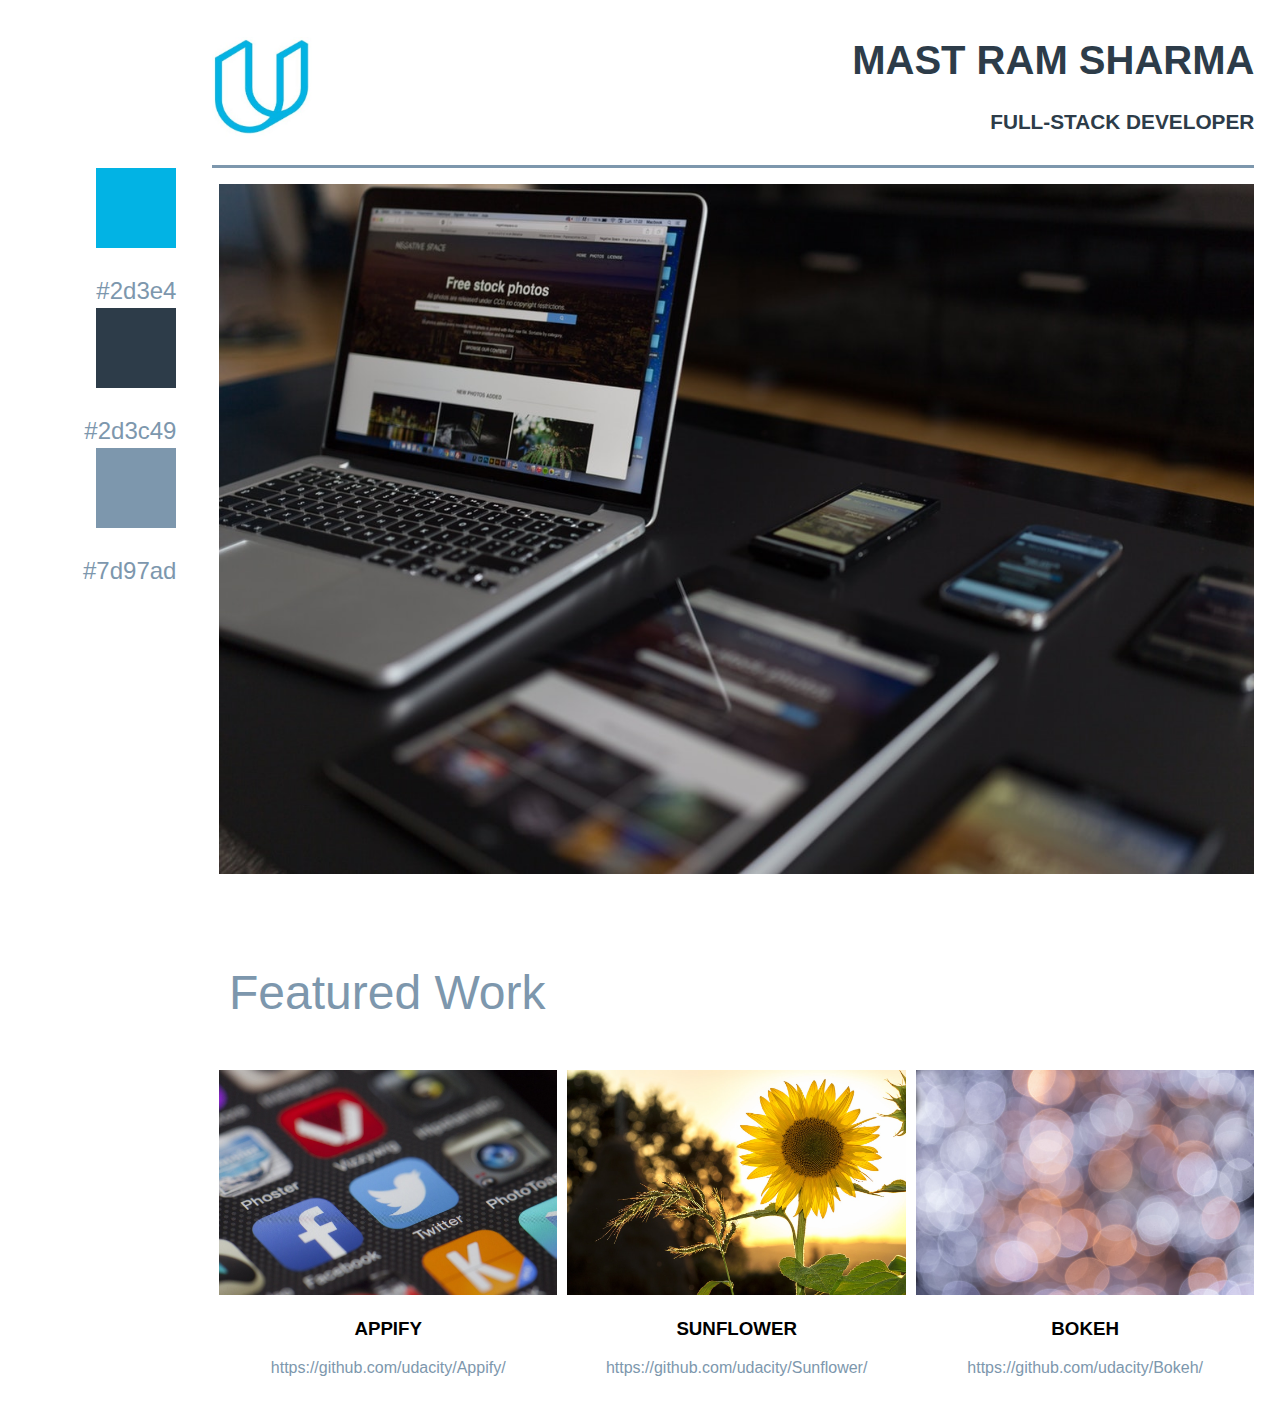
<file: project/Project2_Portfolio/index.html>
<!DOCTYPE html>
<html lang="en">
<head>
    <meta charset="UTF-8">
    <meta name="viewport" content="width=device-width, initial-scale=1.0">
    <meta http-equiv="X-UA-Compatible" content="ie=edge">
    <title>Mast Ram | Portfolio</title>
    <link rel="stylesheet" href="./css/style.css">
</head>

<body>
    <div class="wrapper">
        <!--Header-->
        <header>
            <div class="main-header">
                <img src="./img/logo.jpg" alt="Udacity Logo">
                <div class="title">
                    <h1>Mast Ram Sharma</h1>
                    <h4>Full-Stack Developer</h4>
                </div>
            </div>
        </header>

        <!--Sidebar-->
        <aside class="sidebar">
            <div class="colorbox">
                <div class="box blue"></div>
                <p>#2d3e4</p>
            </div>
            <div class="colorbox">
                <div class=" box dgray"></div>
                <p>#2d3c49</p>
            </div>
            <div class="colorbox">
                <div class="box lgray"></div>
                <p>#7d97ad</p>
            </div>
        </aside>

        <!--Main Area-->
        <main>
            <!-- Showcase -->
            <div class="showcase">
                <img src="./img/pic1.jpg" alt="Primary Image">
            </div>

            <!-- Featured Work -->
            <section class="featured-work">
                <h2>Featured Work</h2>
                <div class="boxes">
                    <div class="box">
                        <img src="./img/appify.jpeg" alt="Appify">
                        <h3>APPIFY</h3>
                        <p>https://github.com/udacity/Appify/</p>
                    </div>
                    <div class="box">
                        <img src="./img/sunflower.jpg" alt="Sunflower">
                        <h3>SUNFLOWER</h3>
                        <p>https://github.com/udacity/Sunflower/</p>
                    </div>
                    <div class="box">
                        <img src="./img/bokeh.jpeg" alt="Bokeh">
                        <h3>BOKEH</h3>
                        <p>https://github.com/udacity/Bokeh/</p>
                    </div>
                </div>
            </section>
        </main>
    </div>
  <!--Wrapper Ends-->
</body>
</html>
</file>
<file: project/Project2_Portfolio/css/style.css>
/* Body Global */
body {
    font-family: Arial, Helvetica, sans-serif;
    box-sizing: border-box;
    padding: 0px;
    margin: 0px;
    min-width: 350px;
}

/* Mobile First */

/* Wrapper Class */
.wrapper {
    display: grid;
    grid-template-rows: 2fr 1fr 7fr;
    grid-row-gap: 0.5em;
    width: 95%;
    margin: 0.5em 2.5%;
    overflow: hidden;
}

/* Header */
.main-header {
    display: grid;
    grid-template-rows: repeat(2, 1fr);
    grid-template-areas: 
            'ulogo'
            'title';
    align-items: center;
    justify-items: center;
    border-bottom: 3px solid #7d97ad;
}

.main-header img {
    grid-area: ulogo;
    width: 100px;
}

.main-header .title {
    grid-area: title;
    color: #2d3c49;
    text-align: center;
    text-transform: uppercase;
    font-weight: normal;
}

.main-header .title h1 {
    font-size: 2.5em;
}

.main-header .title h4 {
    font-size: 1.3em;
}

/* Sidebar */

.sidebar {
    display: grid;
    grid-template-columns: repeat(3, 1fr);
    justify-items: center;
}

.sidebar .colorbox {
    display: grid;
    justify-items: center;
}

.sidebar .colorbox .box {
    width: 80px;
    padding-top: 3rem;
}

.colorbox p {
    color: #7d97ad;
    padding-top: 5px;
    font-size: 20px;
}

.blue {
    background: #02b3e4;
}

.dgray {
    background: #2d3c49;
}

.lgray {
    background: #7d97ad;
}

/* Showcase */
.showcase img {
    width: 100%;
    margin-bottom: 5px;
}

/* Featured Work */
.featured-work {
    text-align: center;
}

.featured-work > h2 {
    color: #7d97ad;
    font-size: 3em;
    font-weight: normal;
    padding: 10px;
}

.featured-work .boxes .box > p {
    color: #7d97ad;
    font-size: 1em;
}

.featured-work .boxes {
    display: grid;
    grid-gap: 1.5rem;
    grid-template-columns: repeat(auto-fit, minmax(300px, 1fr));
}

.featured-work .boxes .box img {
    width: 100%;
}

.featured-work .boxes .box h2 {
    font-size: 2em;
    text-transform: uppercase;
}

/* Media Queries */

/* For Tablets */
@media only screen and (min-width: 650px) {
    .wrapper {
        display: grid;
        grid-template-columns: 1fr 6fr;
        grid-template-rows: 10em 1fr;
        grid-template-areas: 
            'header header'
            'sidebar mainarea';
        grid-gap: 0 0.5em;
        margin: 0.5em 3%;
    }

    /* header */
    header {
        grid-area: header;
        display: grid;
        grid-template-columns: 2fr 7fr;
    }

    .main-header {
        grid-column-start: 2;
        grid-column-end: 3;
        display: grid;
        grid-template-rows: none;
        grid-template-columns: repeat(6, 1fr);
        grid-template-areas:
            'ulogo . title title title title';
    }

    .main-header img {
        justify-self: start;
    }

    .main-header .title {
        justify-self: end;
    }

    .main-header .title {
        text-align: right;
    }

    /* Sidebar */
    .sidebar {
        grid-area: sidebar;
        display: grid;
        grid-template-columns: none;
        grid-template-rows: repeat(3, 140px); 
        justify-items: end;
    }

    .sidebar .colorbox {
        display: grid;
        justify-items: end;
        margin-right: 20%;
    }

    .sidebar .colorbox .box {
        width: 80px;
        padding-top: 80px;
    }

    .sidebar .colorbox p {
        font-size: 1.5rem;
    }

    /* Main */
    main {
        grid-area: mainarea;
        display: grid;
        grid-template-rows: auto auto;
        grid-row-gap: 1em;
    }

    /* Showcase */
    .showcase {
        margin: 1rem 0;
    }
}

/* Desktop's */
@media only screen and (min-width: 960px) {
    /* Header */
    header {
        grid-area: header;
        display: grid;
        grid-template-columns: 1fr 6fr;
    }

    /* MainArea */
    main {
        grid-area: mainarea;
        display: grid;
        grid-template-rows: auto auto;
        grid-row-gap: 1em;
    }

    /* Featured */
    .featured-work {
        text-align: left;
    }

    .featured-work .boxes {
        display: grid;
        grid-template-rows: none;
        grid-template-columns: repeat(auto-fill, minmax(300px, 1fr));
        grid-column-gap: 10px;
    }

    .featured-work .box {
        text-align: center;
    }
}
</file>
